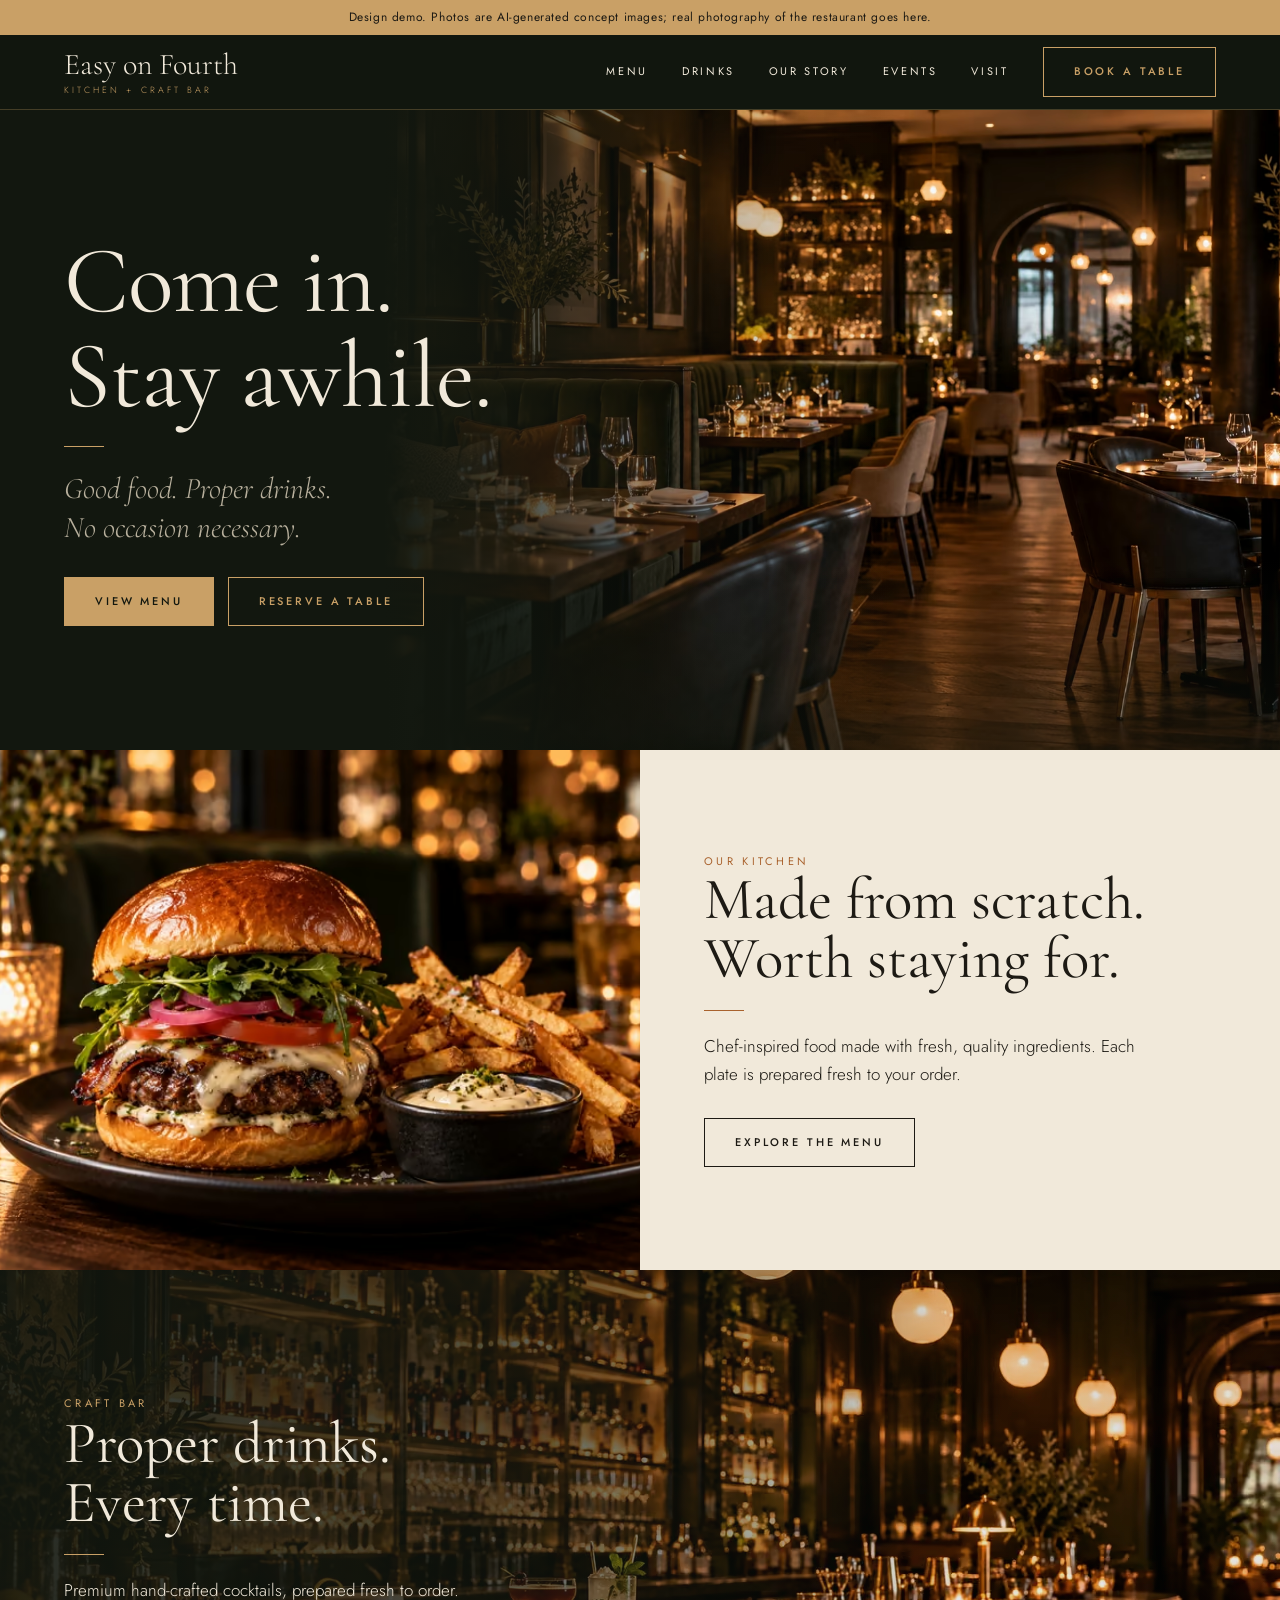
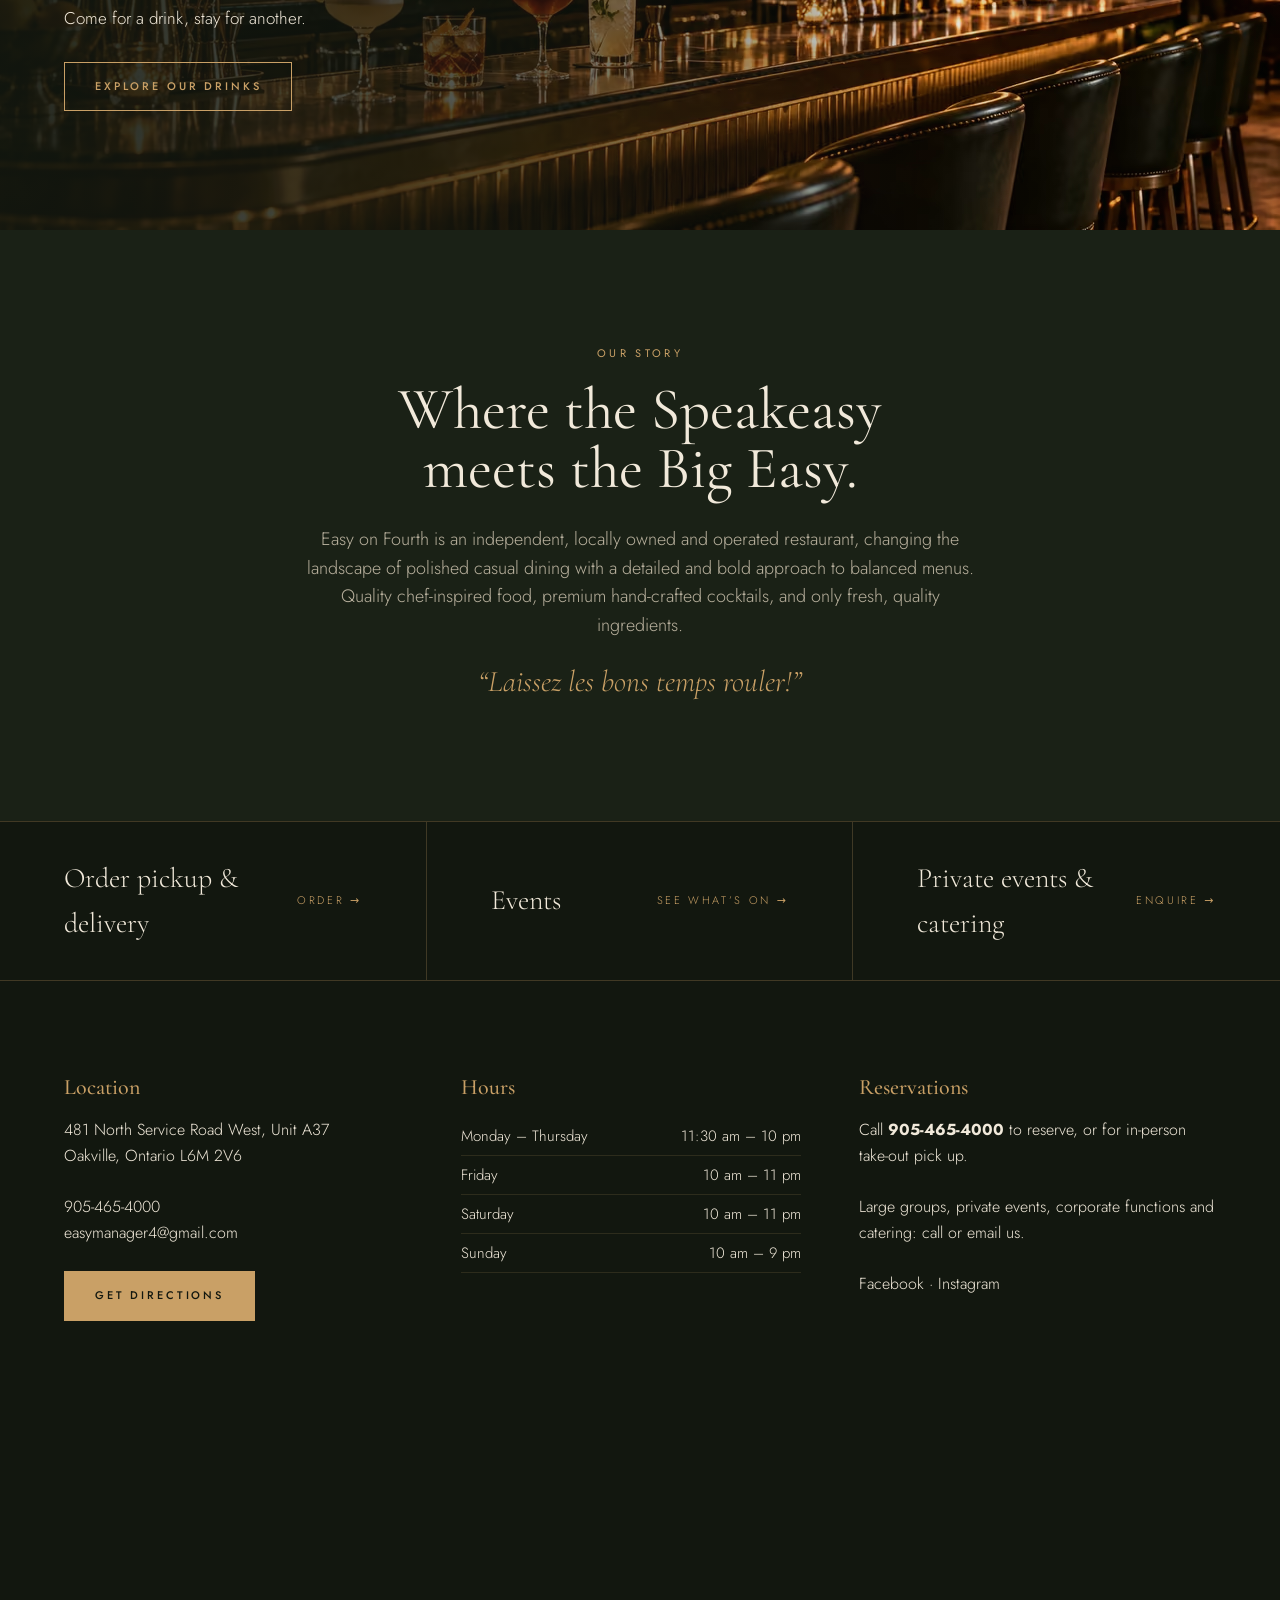
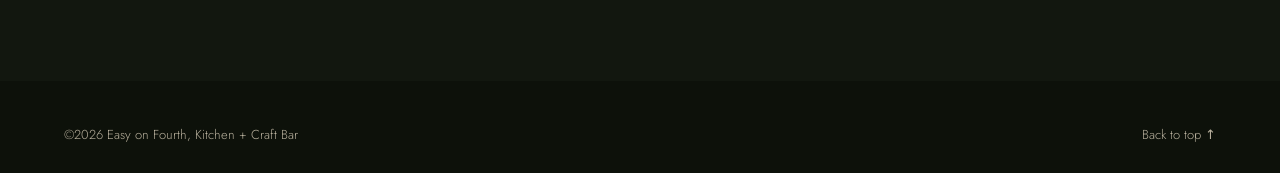
<file: public/index.html>
<!doctype html>
<html lang='en-CA'>
<head>
<meta charset='utf-8'>
<meta name='viewport' content='width=device-width, initial-scale=1'>
<title>Easy on Fourth | Kitchen + Craft Bar | Oakville</title>
<meta name='description' content='Where the Speakeasy meets the Big Easy. Chef-inspired food and hand-crafted cocktails at Easy on Fourth, Kitchen + Craft Bar in Oakville.'>
<link rel='preload' as='image' type='image/avif' imagesrcset='images/dining-640.avif 640w, images/dining-960.avif 960w, images/dining-1280.avif 1280w, images/dining-1672.avif 1672w' imagesizes='(min-width:861px) max(72vw, 1300px), 100vw' media='(min-width:861px)' fetchpriority='high'>
<link rel='icon' href='https://www.easyonfourth.ca/wp-content/uploads/2022/03/favicon.png'>
<link rel='preconnect' href='https://fonts.googleapis.com'>
<link rel='preconnect' href='https://fonts.gstatic.com' crossorigin>
<link href='https://fonts.googleapis.com/css2?family=Cormorant+Garamond:wght@400;500;600&family=Jost:wght@300;400;500&display=swap' rel='stylesheet'>
<link rel='stylesheet' href='styles.css'>
</head>
<body>
<div class='demo'>Design demo. Photos are AI-generated concept images; real photography of the restaurant goes here.</div>
<header>
 <div class='nav'>
  <a class='brand' href='index.html'>Easy on Fourth<small>KITCHEN + CRAFT BAR</small></a>
  <button class='burger' id='burger' aria-label='Menu'>☰</button>
  <nav class='links' id='links'>
   <a class='l' href='menu.html'>Menu</a>
   <a class='l' href='drinks.html'>Drinks</a>
   <a class='l' href='story.html'>Our Story</a>
   <a class='l' href='events.html'>Events</a>
   <a class='l' href='visit.html'>Visit</a>
   <a class='btn line' href='visit.html#reserve'>Book a table</a>
  </nav>
 </div>
</header>

<main id='top'>
 <section class='hero'>
  <div class='l'>
   <h1>Come in.<br>Stay awhile.</h1>
   <div class='rule'></div>
   <p>Good food. Proper drinks.<br>No occasion necessary.</p>
   <div class='ctas'><a class='btn fill' href='menu.html'>View menu</a><a class='btn line' href='visit.html#reserve'>Reserve a table</a></div>
  </div>
  <div class='ph'><picture><source media='(max-width:480px)' type='image/avif' srcset='images/dining-m-640.avif 640w, images/dining-m-960.avif 960w, images/dining-m-1255.avif 1255w' sizes='100vw' width='1255' height='941'><source media='(max-width:480px)' type='image/webp' srcset='images/dining-m-640.webp 640w, images/dining-m-960.webp 960w, images/dining-m-1255.webp 1255w' sizes='100vw' width='1255' height='941'><source type='image/avif' srcset='images/dining-640.avif 640w, images/dining-960.avif 960w, images/dining-1280.avif 1280w, images/dining-1672.avif 1672w' sizes='(min-width:861px) max(72vw, 1300px), 100vw'><source type='image/webp' srcset='images/dining-640.webp 640w, images/dining-960.webp 960w, images/dining-1280.webp 1280w, images/dining-1672.webp 1672w' sizes='(min-width:861px) max(72vw, 1300px), 100vw'><img src='images/dining-1672.webp' srcset='images/dining-640.webp 640w, images/dining-960.webp 960w, images/dining-1280.webp 1280w, images/dining-1672.webp 1672w' sizes='(min-width:861px) max(72vw, 1300px), 100vw' width='1672' height='941' alt='The warmly lit dining room with green velvet banquettes' fetchpriority='high' decoding='async'></picture></div>
 </section>

 <section class='split cream'>
  <div class='ph'><picture><source type='image/avif' srcset='images/dish-640.avif 640w, images/dish-960.avif 960w, images/dish-1448.avif 1448w' sizes='(min-width:861px) 50vw, 100vw'><source type='image/webp' srcset='images/dish-640.webp 640w, images/dish-960.webp 960w, images/dish-1448.webp 1448w' sizes='(min-width:861px) 50vw, 100vw'><img src='images/dish-1448.webp' srcset='images/dish-640.webp 640w, images/dish-960.webp 960w, images/dish-1448.webp 1448w' sizes='(min-width:861px) 50vw, 100vw' width='1448' height='1086' alt='A burger on brioche with fries and aioli' loading='lazy' decoding='async'></picture></div>
  <div class='txt'>
   <span class='eb'>Our Kitchen</span>
   <h2>Made from scratch.<br>Worth staying for.</h2>
   <div class='rule'></div>
   <p>Chef-inspired food made with fresh, quality ingredients. Each plate is prepared fresh to your order.</p>
   <a class='btn dark' href='menu.html'>Explore the menu</a>
  </div>
 </section>

 <section class='bar'>
  <div class='ph'><picture><source media='(max-width:480px)' type='image/avif' srcset='images/bar-m-480.avif 480w, images/bar-m-655.avif 655w' sizes='100vw' width='655' height='941'><source media='(max-width:480px)' type='image/webp' srcset='images/bar-m-480.webp 480w, images/bar-m-655.webp 655w' sizes='100vw' width='655' height='941'><source type='image/avif' srcset='images/bar-960.avif 960w, images/bar-1280.avif 1280w, images/bar-1672.avif 1672w' sizes='100vw'><source type='image/webp' srcset='images/bar-960.webp 960w, images/bar-1280.webp 1280w, images/bar-1672.webp 1672w' sizes='100vw'><img src='images/bar-1672.webp' srcset='images/bar-960.webp 960w, images/bar-1280.webp 1280w, images/bar-1672.webp 1672w' sizes='100vw' width='1672' height='941' alt='The brass and marble bar with hand-crafted cocktails' loading='lazy' decoding='async'></picture></div>
  <div class='txt'>
   <span class='eb'>Craft Bar</span>
   <h2>Proper drinks.<br>Every time.</h2>
   <div class='rule'></div>
   <p>Premium hand-crafted cocktails, prepared fresh to order. Come for a drink, stay for another.</p>
   <a class='btn line' href='drinks.html'>Explore our drinks</a>
  </div>
 </section>

 <section class='story' id='story'>
  <span class='eb'>Our Story</span>
  <h2>Where the Speakeasy<br>meets the Big Easy.</h2>
  <p>Easy on Fourth is an independent, locally owned and operated restaurant, changing the landscape of polished casual dining with a detailed and bold approach to balanced menus. Quality chef-inspired food, premium hand-crafted cocktails, and only fresh, quality ingredients.</p>
  <p class='fr'>“Laissez les bons temps rouler!”</p>
 </section>

 <section class='strip'>
  <a href='order.html'>Order pickup &amp; delivery <span>Order →</span></a>
  <a href='events.html'>Events <span>See what’s on →</span></a>
  <a href='private-events.html'>Private events &amp; catering <span>Enquire →</span></a>
 </section>

 <section class='visit' id='visit'>
  <div><h3>Location</h3><p>481 North Service Road West, Unit A37<br>Oakville, Ontario L6M 2V6</p><br><p><a href='tel:+19054654000'>905-465-4000</a><br><a href='mailto:easymanager4@gmail.com'>easymanager4@gmail.com</a></p><br><div class='ctas'><a class='btn fill' target='_blank' rel='noopener' href='https://www.google.com/maps/dir/?api=1&destination=481+North+Service+Road+West+Unit+A37+Oakville+ON+L6M+2V6'>Get directions</a></div></div>
  <div><h3>Hours</h3><ul>
   <li><span>Monday – Thursday</span><span>11:30 am – 10 pm</span></li>
   <li><span>Friday</span><span>10 am – 11 pm</span></li>
   <li><span>Saturday</span><span>10 am – 11 pm</span></li>
   <li><span>Sunday</span><span>10 am – 9 pm</span></li>
  </ul></div>
  <div><h3>Reservations</h3><p>Call <a href='tel:+19054654000'><b>905-465-4000</b></a> to reserve, or for in-person take-out pick up.</p><br><p>Large groups, private events, corporate functions and catering: call or email us.</p><br><p><a href='https://www.facebook.com/easyonfourth'>Facebook</a> · <a href='https://www.instagram.com/easy_on_fourth/'>Instagram</a></p></div>
  <div class='map'><iframe title='Map' loading='lazy' src='https://maps.google.com/maps?q=481%20North%20Service%20Road%20West%20Oakville%20ON&z=14&output=embed'></iframe></div>
 </section>
</main>

<footer><div class='fr2'><span>©2026 Easy on Fourth, Kitchen + Craft Bar</span><a href='#top'>Back to top ↑</a></div></footer>

<script src='site.js'></script>
</body>
</html>
</file>
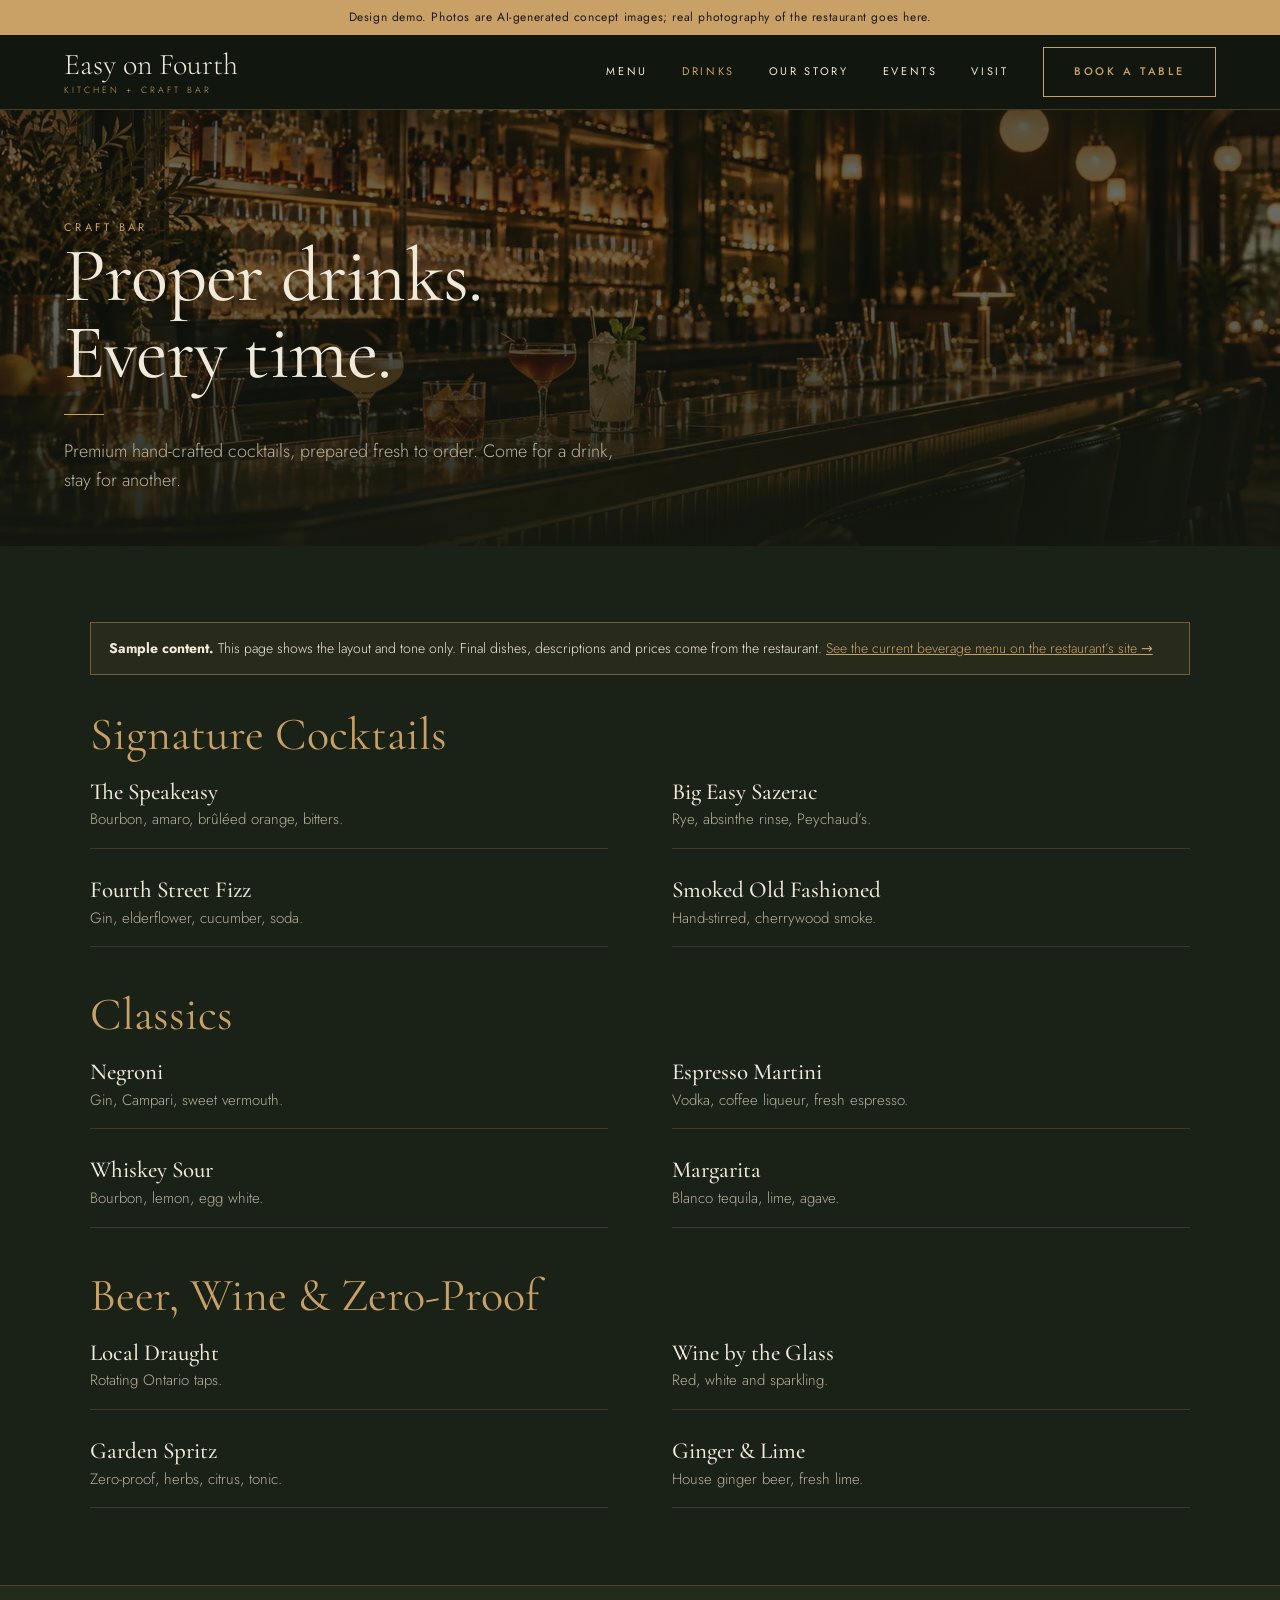
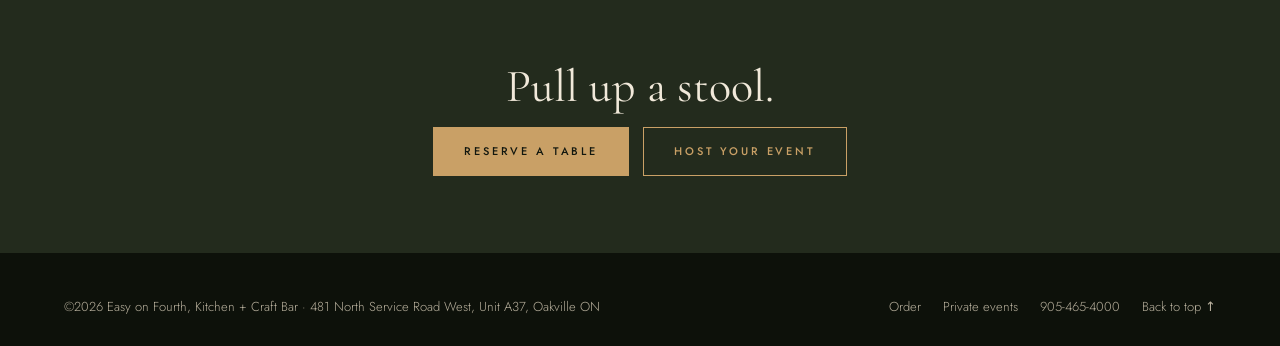
<file: public/drinks.html>
<!doctype html>
<html lang='en-CA'>
<head>
<meta charset='utf-8'>
<meta name='viewport' content='width=device-width, initial-scale=1'>
<title>Drinks | Easy on Fourth</title>
<meta name='description' content='Premium hand-crafted cocktails prepared fresh to order at Easy on Fourth in Oakville.'>
<link rel='icon' href='https://www.easyonfourth.ca/wp-content/uploads/2022/03/favicon.png'>
<link rel='preconnect' href='https://fonts.googleapis.com'>
<link rel='preconnect' href='https://fonts.gstatic.com' crossorigin>
<link href='https://fonts.googleapis.com/css2?family=Cormorant+Garamond:wght@400;500;600&family=Jost:wght@300;400;500&display=swap' rel='stylesheet'>
<link rel='stylesheet' href='styles.css'>
</head>
<body>
<div class='demo'>Design demo. Photos are AI-generated concept images; real photography of the restaurant goes here.</div>
<header>
 <div class='nav'>
  <a class='brand' href='index.html'>Easy on Fourth<small>KITCHEN + CRAFT BAR</small></a>
  <button class='burger' id='burger' aria-label='Menu'>☰</button>
  <nav class='links' id='links'>
   <a class='l' href='menu.html'>Menu</a><a class='l' href='drinks.html' aria-current="page">Drinks</a><a class='l' href='story.html'>Our Story</a><a class='l' href='events.html'>Events</a><a class='l' href='visit.html'>Visit</a>
   <a class='btn line' href='visit.html#reserve'>Book a table</a>
  </nav>
 </div>
</header>
<main id='top'>
<section class='phero'>
 <div class='ph'><picture><source type='image/avif' srcset='images/bar-960.avif 960w, images/bar-1280.avif 1280w, images/bar-1672.avif 1672w' sizes='max(100vw, 600px)'><source type='image/webp' srcset='images/bar-960.webp 960w, images/bar-1280.webp 1280w, images/bar-1672.webp 1672w' sizes='max(100vw, 600px)'><img src='images/bar-1672.webp' srcset='images/bar-960.webp 960w, images/bar-1280.webp 1280w, images/bar-1672.webp 1672w' sizes='max(100vw, 600px)' width='1672' height='941' alt='The brass and marble bar with hand-crafted cocktails' style='object-position:50% 60%' fetchpriority='high' decoding='async'></picture></div>
 <div class='txt'><span class='eb'>Craft Bar</span><h1>Proper drinks.<br>Every time.</h1><div class='rule'></div><p>Premium hand-crafted cocktails, prepared fresh to order. Come for a drink, stay for another.</p></div>
</section>
<section class='sec alt'><div class='wrap'><div class='note'><b>Sample content.</b> This page shows the layout and tone only. Final dishes, descriptions and prices come from the restaurant. <a href='https://www.easyonfourth.ca/beverage-menu/' target='_blank' rel='noopener' style='color:var(--brass);text-decoration:underline'>See the current beverage menu on the restaurant’s site →</a></div><h2 class='cat'>Signature Cocktails</h2><div class='menu'><div class='item'><b>The Speakeasy</b><span>Bourbon, amaro, brûléed orange, bitters.</span></div><div class='item'><b>Big Easy Sazerac</b><span>Rye, absinthe rinse, Peychaud’s.</span></div><div class='item'><b>Fourth Street Fizz</b><span>Gin, elderflower, cucumber, soda.</span></div><div class='item'><b>Smoked Old Fashioned</b><span>Hand-stirred, cherrywood smoke.</span></div></div><h2 class='cat'>Classics</h2><div class='menu'><div class='item'><b>Negroni</b><span>Gin, Campari, sweet vermouth.</span></div><div class='item'><b>Espresso Martini</b><span>Vodka, coffee liqueur, fresh espresso.</span></div><div class='item'><b>Whiskey Sour</b><span>Bourbon, lemon, egg white.</span></div><div class='item'><b>Margarita</b><span>Blanco tequila, lime, agave.</span></div></div><h2 class='cat'>Beer, Wine & Zero-Proof</h2><div class='menu'><div class='item'><b>Local Draught</b><span>Rotating Ontario taps.</span></div><div class='item'><b>Wine by the Glass</b><span>Red, white and sparkling.</span></div><div class='item'><b>Garden Spritz</b><span>Zero-proof, herbs, citrus, tonic.</span></div><div class='item'><b>Ginger & Lime</b><span>House ginger beer, fresh lime.</span></div></div></div></section><section class='band'><h2>Pull up a stool.</h2><div class='ctas'><a class='btn fill' href='visit.html#reserve'>Reserve a table</a><a class='btn line' href='private-events.html'>Host your event</a></div></section></main><footer><div class='fr2'><span>©2026 Easy on Fourth, Kitchen + Craft Bar · 481 North Service Road West, Unit A37, Oakville ON</span><div class='fl'><a href='order.html'>Order</a><a href='private-events.html'>Private events</a><a href='tel:+19054654000'>905-465-4000</a><a href='#top'>Back to top ↑</a></div></div></footer>
<script src='site.js'></script>
</body>
</html>
</file>
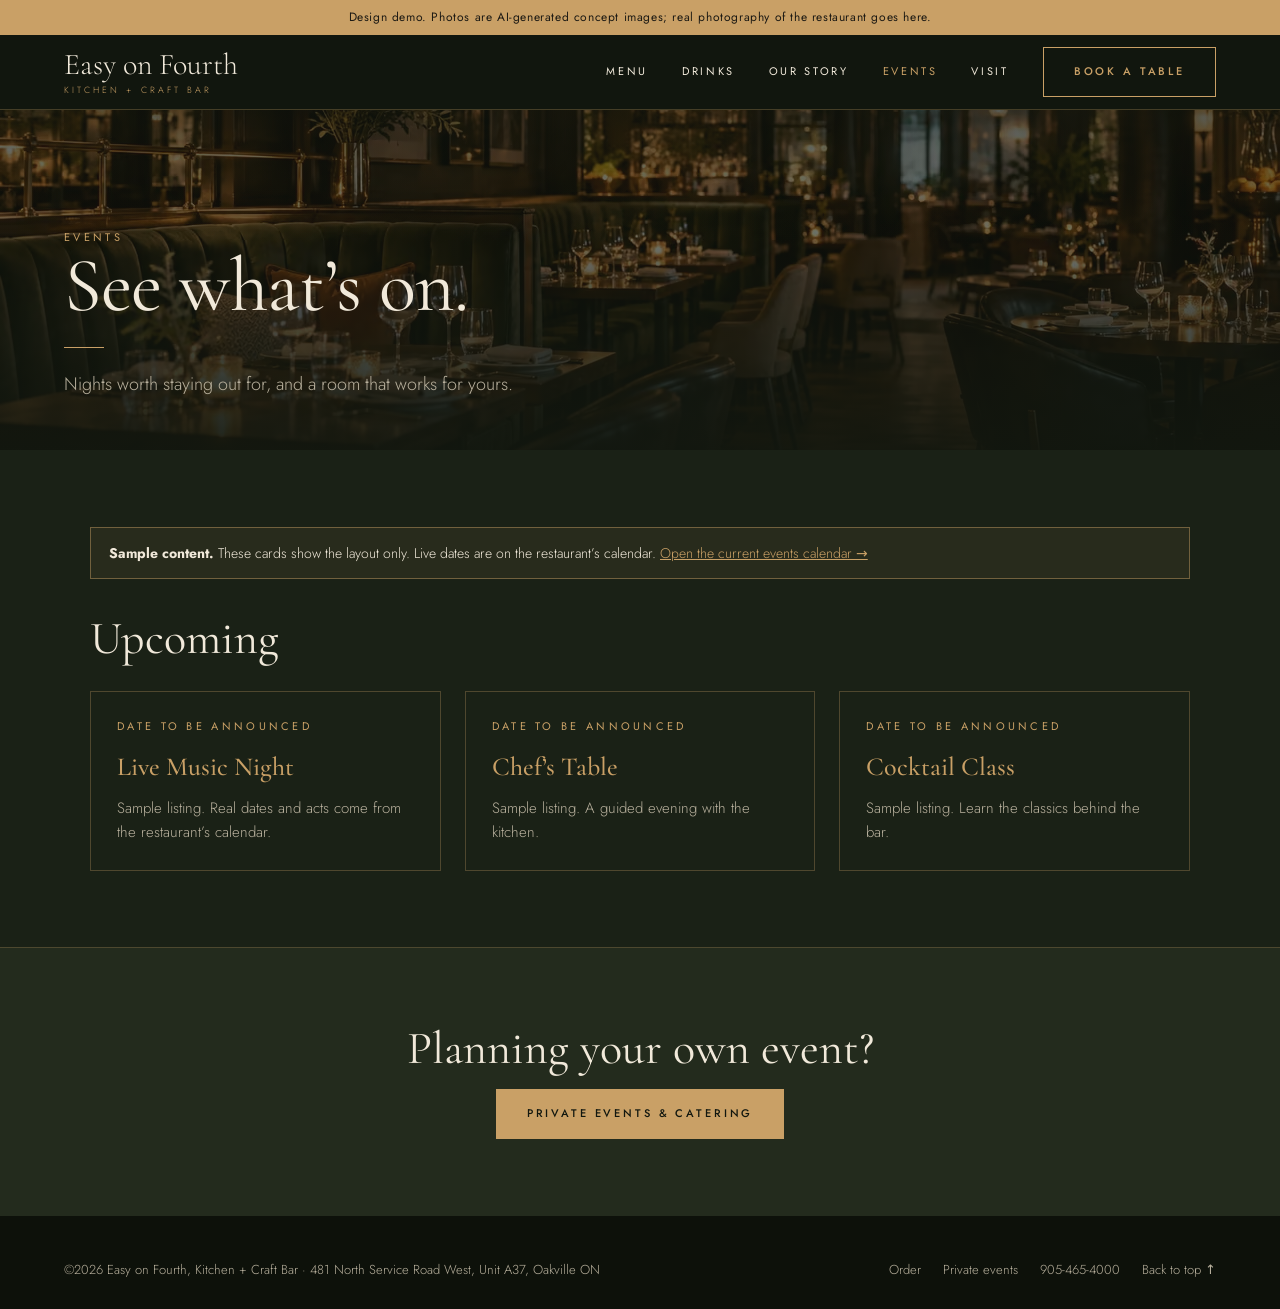
<file: public/events.html>
<!doctype html>
<html lang='en-CA'>
<head>
<meta charset='utf-8'>
<meta name='viewport' content='width=device-width, initial-scale=1'>
<title>Events | Easy on Fourth</title>
<meta name='description' content='What is on at Easy on Fourth, Kitchen + Craft Bar in Oakville.'>
<link rel='icon' href='https://www.easyonfourth.ca/wp-content/uploads/2022/03/favicon.png'>
<link rel='preconnect' href='https://fonts.googleapis.com'>
<link rel='preconnect' href='https://fonts.gstatic.com' crossorigin>
<link href='https://fonts.googleapis.com/css2?family=Cormorant+Garamond:wght@400;500;600&family=Jost:wght@300;400;500&display=swap' rel='stylesheet'>
<link rel='stylesheet' href='styles.css'>
</head>
<body>
<div class='demo'>Design demo. Photos are AI-generated concept images; real photography of the restaurant goes here.</div>
<header>
 <div class='nav'>
  <a class='brand' href='index.html'>Easy on Fourth<small>KITCHEN + CRAFT BAR</small></a>
  <button class='burger' id='burger' aria-label='Menu'>☰</button>
  <nav class='links' id='links'>
   <a class='l' href='menu.html'>Menu</a><a class='l' href='drinks.html'>Drinks</a><a class='l' href='story.html'>Our Story</a><a class='l' href='events.html' aria-current="page">Events</a><a class='l' href='visit.html'>Visit</a>
   <a class='btn line' href='visit.html#reserve'>Book a table</a>
  </nav>
 </div>
</header>
<main id='top'>
<section class='phero'>
 <div class='ph'><picture><source type='image/avif' srcset='images/dining-640.avif 640w, images/dining-960.avif 960w, images/dining-1280.avif 1280w, images/dining-1672.avif 1672w' sizes='max(100vw, 600px)'><source type='image/webp' srcset='images/dining-640.webp 640w, images/dining-960.webp 960w, images/dining-1280.webp 1280w, images/dining-1672.webp 1672w' sizes='max(100vw, 600px)'><img src='images/dining-1672.webp' srcset='images/dining-640.webp 640w, images/dining-960.webp 960w, images/dining-1280.webp 1280w, images/dining-1672.webp 1672w' sizes='max(100vw, 600px)' width='1672' height='941' alt='The warmly lit dining room with green velvet banquettes' style='object-position:65% 50%' fetchpriority='high' decoding='async'></picture></div>
 <div class='txt'><span class='eb'>Events</span><h1>See what’s on.</h1><div class='rule'></div><p>Nights worth staying out for, and a room that works for yours.</p></div>
</section>
<section class='sec alt'><div class='wrap'>
<div class='note'><b>Sample content.</b> These cards show the layout only. Live dates are on the restaurant’s calendar. <a href='https://www.easyonfourth.ca/events-calendar/' target='_blank' rel='noopener' style='color:var(--brass);text-decoration:underline'>Open the current events calendar →</a></div>
<h2>Upcoming</h2><div class='cards'><div class='card'><span class='eb'>Date to be announced</span><h3>Live Music Night</h3><p>Sample listing. Real dates and acts come from the restaurant’s calendar.</p></div><div class='card'><span class='eb'>Date to be announced</span><h3>Chef’s Table</h3><p>Sample listing. A guided evening with the kitchen.</p></div><div class='card'><span class='eb'>Date to be announced</span><h3>Cocktail Class</h3><p>Sample listing. Learn the classics behind the bar.</p></div></div></div></section><section class='band'><h2>Planning your own event?</h2><div class='ctas'><a class='btn fill' href='private-events.html'>Private events &amp; catering</a></div></section></main><footer><div class='fr2'><span>©2026 Easy on Fourth, Kitchen + Craft Bar · 481 North Service Road West, Unit A37, Oakville ON</span><div class='fl'><a href='order.html'>Order</a><a href='private-events.html'>Private events</a><a href='tel:+19054654000'>905-465-4000</a><a href='#top'>Back to top ↑</a></div></div></footer>
<script src='site.js'></script>
</body>
</html>
</file>
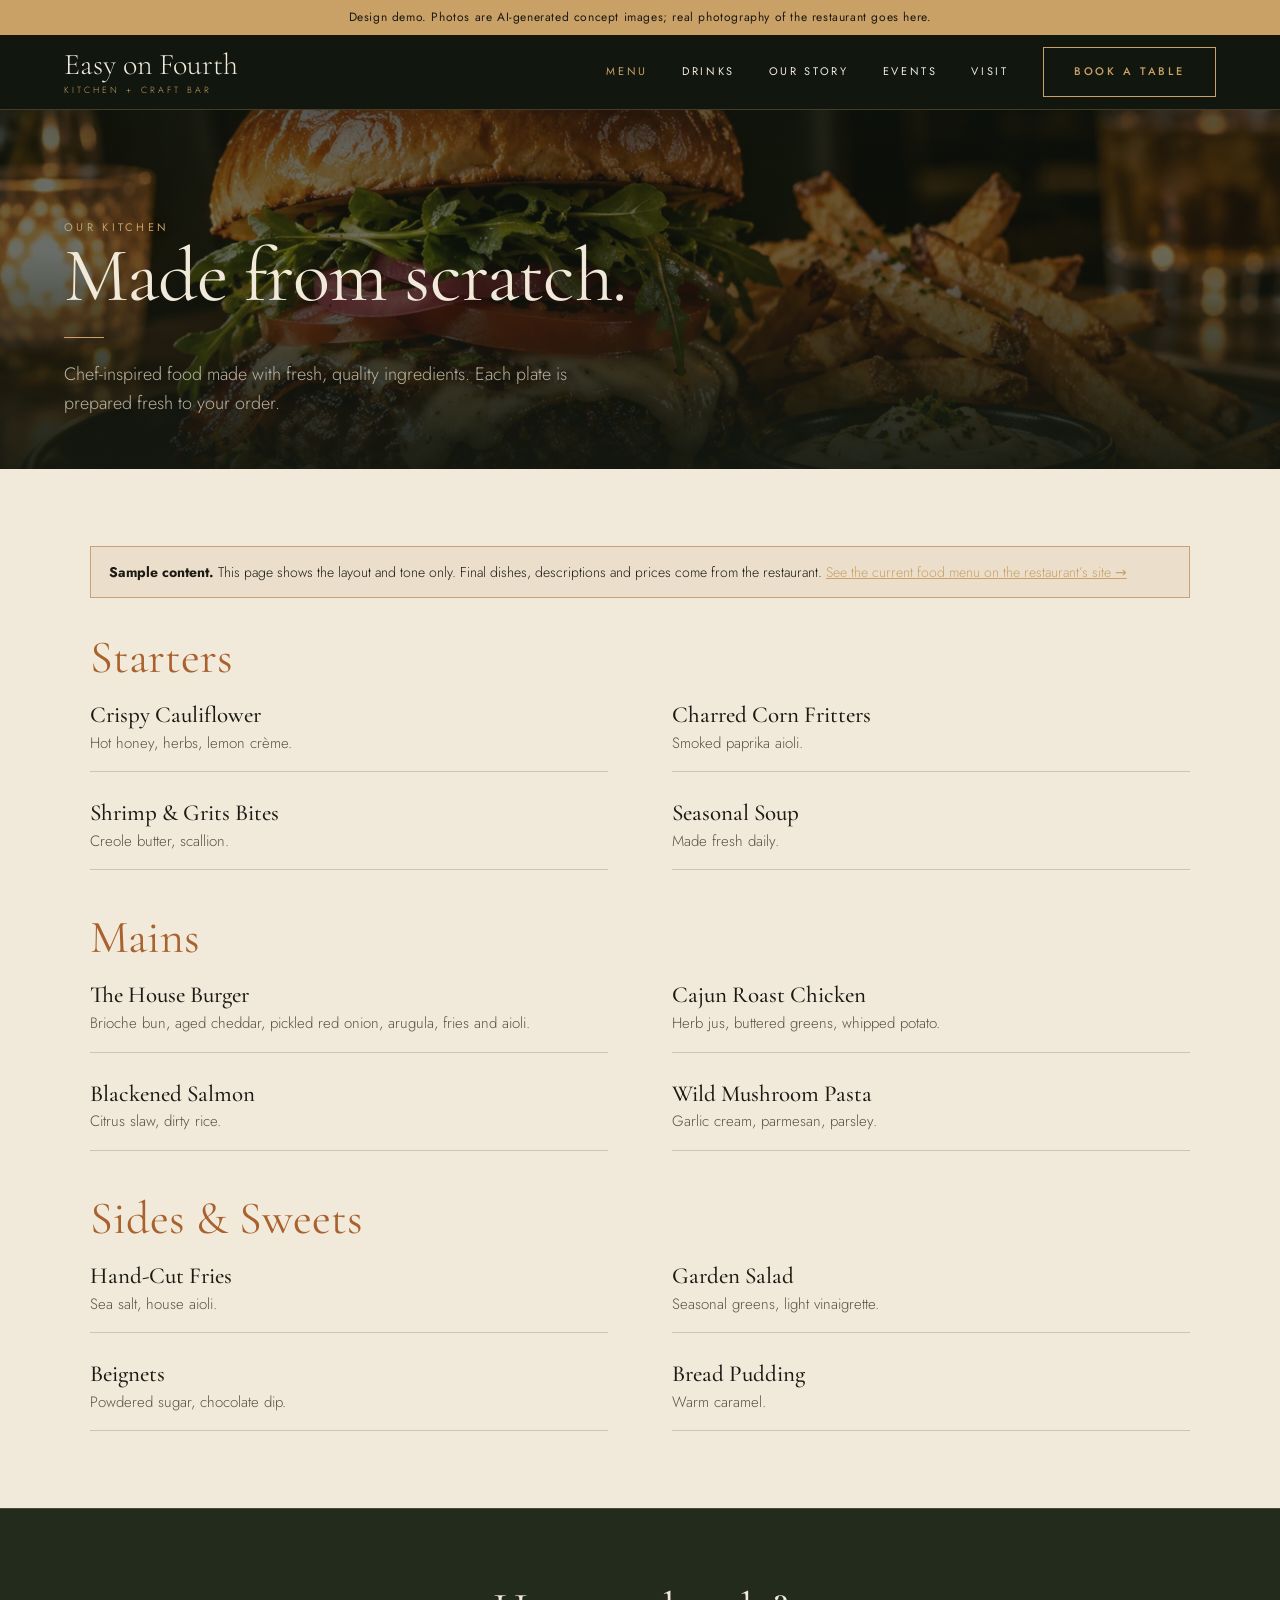
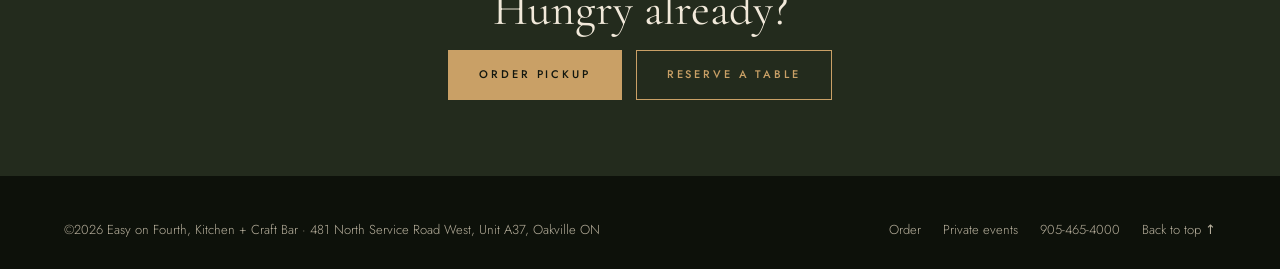
<file: public/menu.html>
<!doctype html>
<html lang='en-CA'>
<head>
<meta charset='utf-8'>
<meta name='viewport' content='width=device-width, initial-scale=1'>
<title>Menu | Easy on Fourth</title>
<meta name='description' content='Chef-inspired food made fresh to order at Easy on Fourth, Kitchen + Craft Bar in Oakville.'>
<link rel='icon' href='https://www.easyonfourth.ca/wp-content/uploads/2022/03/favicon.png'>
<link rel='preconnect' href='https://fonts.googleapis.com'>
<link rel='preconnect' href='https://fonts.gstatic.com' crossorigin>
<link href='https://fonts.googleapis.com/css2?family=Cormorant+Garamond:wght@400;500;600&family=Jost:wght@300;400;500&display=swap' rel='stylesheet'>
<link rel='stylesheet' href='styles.css'>
</head>
<body>
<div class='demo'>Design demo. Photos are AI-generated concept images; real photography of the restaurant goes here.</div>
<header>
 <div class='nav'>
  <a class='brand' href='index.html'>Easy on Fourth<small>KITCHEN + CRAFT BAR</small></a>
  <button class='burger' id='burger' aria-label='Menu'>☰</button>
  <nav class='links' id='links'>
   <a class='l' href='menu.html' aria-current="page">Menu</a><a class='l' href='drinks.html'>Drinks</a><a class='l' href='story.html'>Our Story</a><a class='l' href='events.html'>Events</a><a class='l' href='visit.html'>Visit</a>
   <a class='btn line' href='visit.html#reserve'>Book a table</a>
  </nav>
 </div>
</header>
<main id='top'>
<section class='phero'>
 <div class='ph'><picture><source type='image/avif' srcset='images/dish-640.avif 640w, images/dish-960.avif 960w, images/dish-1448.avif 1448w' sizes='max(100vw, 600px)'><source type='image/webp' srcset='images/dish-640.webp 640w, images/dish-960.webp 960w, images/dish-1448.webp 1448w' sizes='max(100vw, 600px)'><img src='images/dish-1448.webp' srcset='images/dish-640.webp 640w, images/dish-960.webp 960w, images/dish-1448.webp 1448w' sizes='max(100vw, 600px)' width='1448' height='1086' alt='A burger on brioche with fries and aioli' style='object-position:40% 50%' fetchpriority='high' decoding='async'></picture></div>
 <div class='txt'><span class='eb'>Our Kitchen</span><h1>Made from scratch.</h1><div class='rule'></div><p>Chef-inspired food made with fresh, quality ingredients. Each plate is prepared fresh to your order.</p></div>
</section>
<section class='sec cr'><div class='wrap'><div class='note'><b>Sample content.</b> This page shows the layout and tone only. Final dishes, descriptions and prices come from the restaurant. <a href='https://www.easyonfourth.ca/quality-food-menu/' target='_blank' rel='noopener' style='color:var(--brass);text-decoration:underline'>See the current food menu on the restaurant’s site →</a></div><h2 class='cat'>Starters</h2><div class='menu'><div class='item'><b>Crispy Cauliflower</b><span>Hot honey, herbs, lemon crème.</span></div><div class='item'><b>Charred Corn Fritters</b><span>Smoked paprika aioli.</span></div><div class='item'><b>Shrimp & Grits Bites</b><span>Creole butter, scallion.</span></div><div class='item'><b>Seasonal Soup</b><span>Made fresh daily.</span></div></div><h2 class='cat'>Mains</h2><div class='menu'><div class='item'><b>The House Burger</b><span>Brioche bun, aged cheddar, pickled red onion, arugula, fries and aioli.</span></div><div class='item'><b>Cajun Roast Chicken</b><span>Herb jus, buttered greens, whipped potato.</span></div><div class='item'><b>Blackened Salmon</b><span>Citrus slaw, dirty rice.</span></div><div class='item'><b>Wild Mushroom Pasta</b><span>Garlic cream, parmesan, parsley.</span></div></div><h2 class='cat'>Sides & Sweets</h2><div class='menu'><div class='item'><b>Hand-Cut Fries</b><span>Sea salt, house aioli.</span></div><div class='item'><b>Garden Salad</b><span>Seasonal greens, light vinaigrette.</span></div><div class='item'><b>Beignets</b><span>Powdered sugar, chocolate dip.</span></div><div class='item'><b>Bread Pudding</b><span>Warm caramel.</span></div></div></div></section><section class='band'><h2>Hungry already?</h2><div class='ctas'><a class='btn fill' href='order.html'>Order pickup</a><a class='btn line' href='visit.html#reserve'>Reserve a table</a></div></section></main><footer><div class='fr2'><span>©2026 Easy on Fourth, Kitchen + Craft Bar · 481 North Service Road West, Unit A37, Oakville ON</span><div class='fl'><a href='order.html'>Order</a><a href='private-events.html'>Private events</a><a href='tel:+19054654000'>905-465-4000</a><a href='#top'>Back to top ↑</a></div></div></footer>
<script src='site.js'></script>
</body>
</html>
</file>
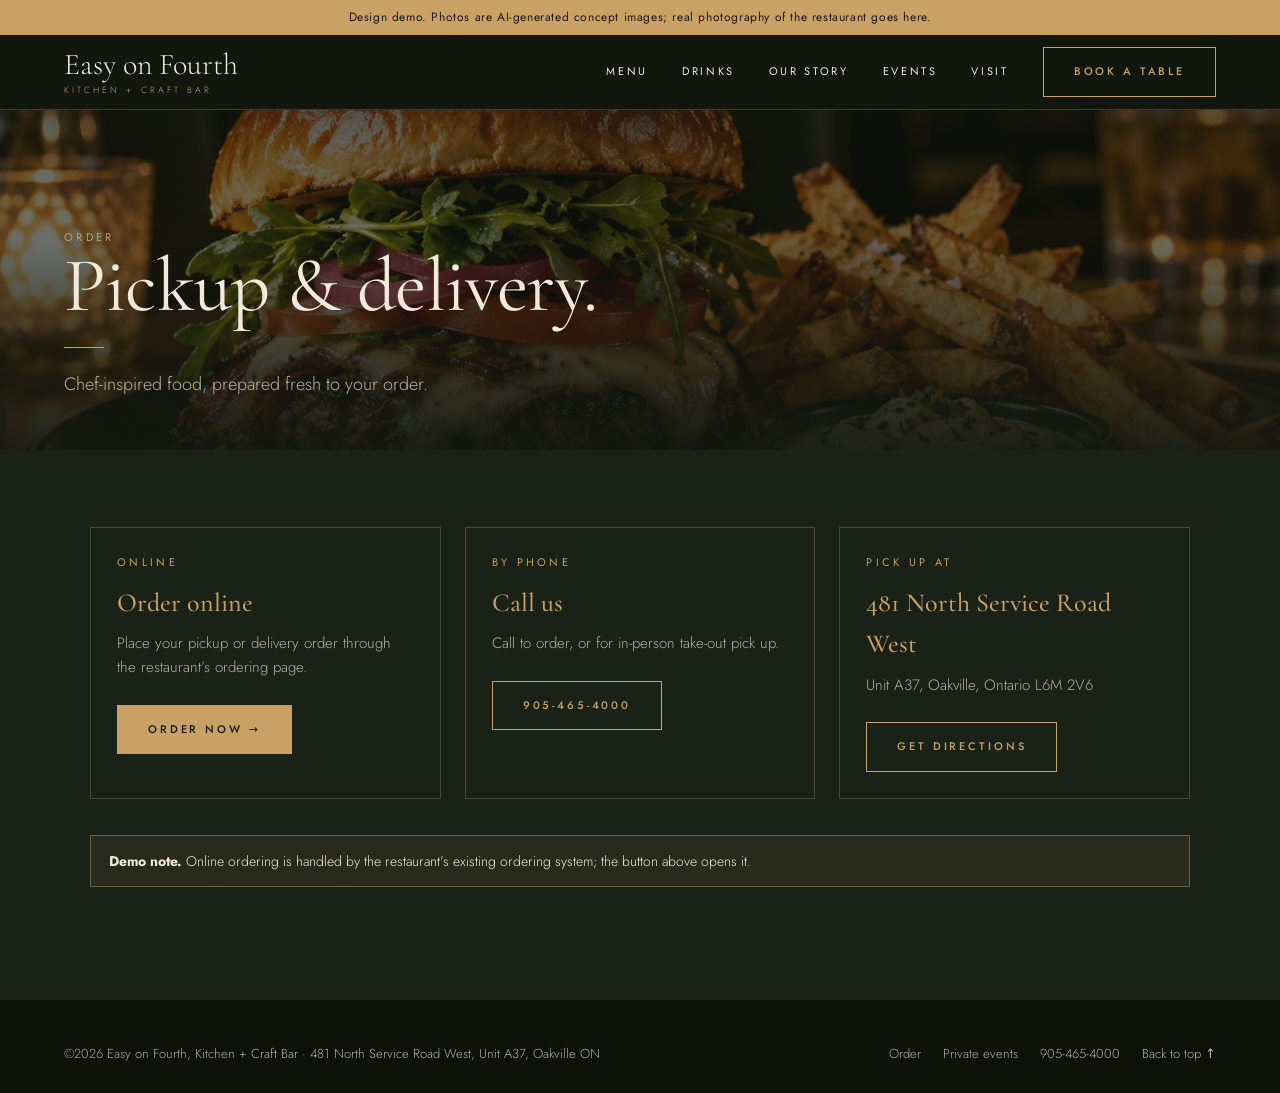
<file: public/order.html>
<!doctype html>
<html lang='en-CA'>
<head>
<meta charset='utf-8'>
<meta name='viewport' content='width=device-width, initial-scale=1'>
<title>Order Pickup & Delivery | Easy on Fourth</title>
<meta name='description' content='Order from Easy on Fourth for pickup and delivery in Oakville.'>
<link rel='icon' href='https://www.easyonfourth.ca/wp-content/uploads/2022/03/favicon.png'>
<link rel='preconnect' href='https://fonts.googleapis.com'>
<link rel='preconnect' href='https://fonts.gstatic.com' crossorigin>
<link href='https://fonts.googleapis.com/css2?family=Cormorant+Garamond:wght@400;500;600&family=Jost:wght@300;400;500&display=swap' rel='stylesheet'>
<link rel='stylesheet' href='styles.css'>
</head>
<body>
<div class='demo'>Design demo. Photos are AI-generated concept images; real photography of the restaurant goes here.</div>
<header>
 <div class='nav'>
  <a class='brand' href='index.html'>Easy on Fourth<small>KITCHEN + CRAFT BAR</small></a>
  <button class='burger' id='burger' aria-label='Menu'>☰</button>
  <nav class='links' id='links'>
   <a class='l' href='menu.html'>Menu</a><a class='l' href='drinks.html'>Drinks</a><a class='l' href='story.html'>Our Story</a><a class='l' href='events.html'>Events</a><a class='l' href='visit.html'>Visit</a>
   <a class='btn line' href='visit.html#reserve'>Book a table</a>
  </nav>
 </div>
</header>
<main id='top'>
<section class='phero'>
 <div class='ph'><picture><source type='image/avif' srcset='images/dish-640.avif 640w, images/dish-960.avif 960w, images/dish-1448.avif 1448w' sizes='max(100vw, 600px)'><source type='image/webp' srcset='images/dish-640.webp 640w, images/dish-960.webp 960w, images/dish-1448.webp 1448w' sizes='max(100vw, 600px)'><img src='images/dish-1448.webp' srcset='images/dish-640.webp 640w, images/dish-960.webp 960w, images/dish-1448.webp 1448w' sizes='max(100vw, 600px)' width='1448' height='1086' alt='A burger on brioche with fries and aioli' style='object-position:40% 50%' fetchpriority='high' decoding='async'></picture></div>
 <div class='txt'><span class='eb'>Order</span><h1>Pickup &amp; delivery.</h1><div class='rule'></div><p>Chef-inspired food, prepared fresh to your order.</p></div>
</section>
<section class='sec alt'><div class='wrap'>
<div class='cards' style='margin-top:0'>
<div class='card'><span class='eb'>Online</span><h3>Order online</h3><p>Place your pickup or delivery order through the restaurant’s ordering page.</p><br><a class='btn fill' href='https://www.easyonfourth.ca/order/' target='_blank' rel='noopener'>Order now →</a></div>
<div class='card'><span class='eb'>By phone</span><h3>Call us</h3><p>Call to order, or for in-person take-out pick up.</p><br><a class='btn line' href='tel:+19054654000'>905-465-4000</a></div>
<div class='card'><span class='eb'>Pick up at</span><h3>481 North Service Road West</h3><p>Unit A37, Oakville, Ontario L6M 2V6</p><br><a class='btn line' target='_blank' rel='noopener' href='https://www.google.com/maps/dir/?api=1&destination=481+North+Service+Road+West+Unit+A37+Oakville+ON+L6M+2V6'>Get directions</a></div>
</div>
<div class='note' style='margin-top:36px'><b>Demo note.</b> Online ordering is handled by the restaurant’s existing ordering system; the button above opens it.</div>
</div></section></main><footer><div class='fr2'><span>©2026 Easy on Fourth, Kitchen + Craft Bar · 481 North Service Road West, Unit A37, Oakville ON</span><div class='fl'><a href='order.html'>Order</a><a href='private-events.html'>Private events</a><a href='tel:+19054654000'>905-465-4000</a><a href='#top'>Back to top ↑</a></div></div></footer>
<script src='site.js'></script>
</body>
</html>
</file>
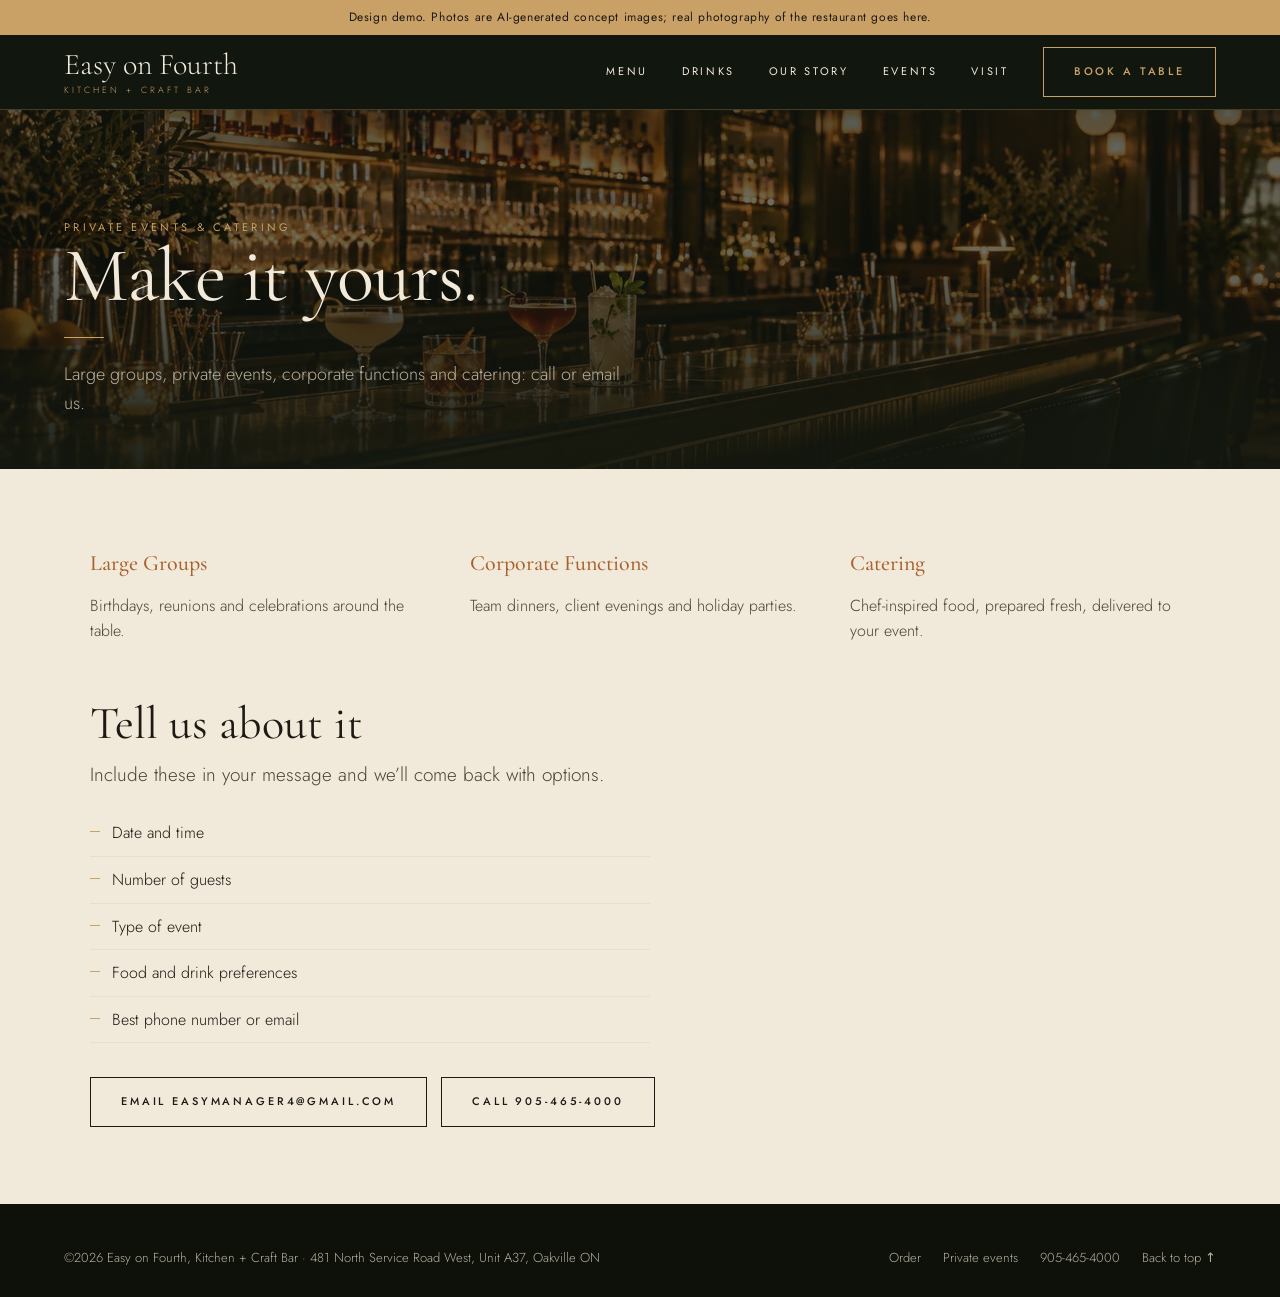
<file: public/private-events.html>
<!doctype html>
<html lang='en-CA'>
<head>
<meta charset='utf-8'>
<meta name='viewport' content='width=device-width, initial-scale=1'>
<title>Private Events & Catering | Easy on Fourth</title>
<meta name='description' content='Large groups, private events, corporate functions and catering at Easy on Fourth in Oakville.'>
<link rel='icon' href='https://www.easyonfourth.ca/wp-content/uploads/2022/03/favicon.png'>
<link rel='preconnect' href='https://fonts.googleapis.com'>
<link rel='preconnect' href='https://fonts.gstatic.com' crossorigin>
<link href='https://fonts.googleapis.com/css2?family=Cormorant+Garamond:wght@400;500;600&family=Jost:wght@300;400;500&display=swap' rel='stylesheet'>
<link rel='stylesheet' href='styles.css'>
</head>
<body>
<div class='demo'>Design demo. Photos are AI-generated concept images; real photography of the restaurant goes here.</div>
<header>
 <div class='nav'>
  <a class='brand' href='index.html'>Easy on Fourth<small>KITCHEN + CRAFT BAR</small></a>
  <button class='burger' id='burger' aria-label='Menu'>☰</button>
  <nav class='links' id='links'>
   <a class='l' href='menu.html'>Menu</a><a class='l' href='drinks.html'>Drinks</a><a class='l' href='story.html'>Our Story</a><a class='l' href='events.html'>Events</a><a class='l' href='visit.html'>Visit</a>
   <a class='btn line' href='visit.html#reserve'>Book a table</a>
  </nav>
 </div>
</header>
<main id='top'>
<section class='phero'>
 <div class='ph'><picture><source type='image/avif' srcset='images/bar-960.avif 960w, images/bar-1280.avif 1280w, images/bar-1672.avif 1672w' sizes='max(100vw, 600px)'><source type='image/webp' srcset='images/bar-960.webp 960w, images/bar-1280.webp 1280w, images/bar-1672.webp 1672w' sizes='max(100vw, 600px)'><img src='images/bar-1672.webp' srcset='images/bar-960.webp 960w, images/bar-1280.webp 1280w, images/bar-1672.webp 1672w' sizes='max(100vw, 600px)' width='1672' height='941' alt='The brass and marble bar with hand-crafted cocktails' style='object-position:50% 60%' fetchpriority='high' decoding='async'></picture></div>
 <div class='txt'><span class='eb'>Private Events &amp; Catering</span><h1>Make it yours.</h1><div class='rule'></div><p>Large groups, private events, corporate functions and catering: call or email us.</p></div>
</section>
<section class='sec cr'><div class='wrap'>
<div class='cols' style='margin-top:0'>
<div><h3>Large Groups</h3><p>Birthdays, reunions and celebrations around the table.</p></div>
<div><h3>Corporate Functions</h3><p>Team dinners, client evenings and holiday parties.</p></div>
<div><h3>Catering</h3><p>Chef-inspired food, prepared fresh, delivered to your event.</p></div>
</div>
<h2 style='margin-top:56px'>Tell us about it</h2>
<p class='lead'>Include these in your message and we’ll come back with options.</p>
<ul class='list' style='color:var(--ink)'><li>Date and time</li><li>Number of guests</li><li>Type of event</li><li>Food and drink preferences</li><li>Best phone number or email</li></ul>
<div class='ctas' style='margin-top:34px'><a class='btn dark' href='mailto:easymanager4@gmail.com?subject=Private%20event%20enquiry'>Email easymanager4@gmail.com</a><a class='btn dark' href='tel:+19054654000'>Call 905-465-4000</a></div>
</div></section></main><footer><div class='fr2'><span>©2026 Easy on Fourth, Kitchen + Craft Bar · 481 North Service Road West, Unit A37, Oakville ON</span><div class='fl'><a href='order.html'>Order</a><a href='private-events.html'>Private events</a><a href='tel:+19054654000'>905-465-4000</a><a href='#top'>Back to top ↑</a></div></div></footer>
<script src='site.js'></script>
</body>
</html>
</file>
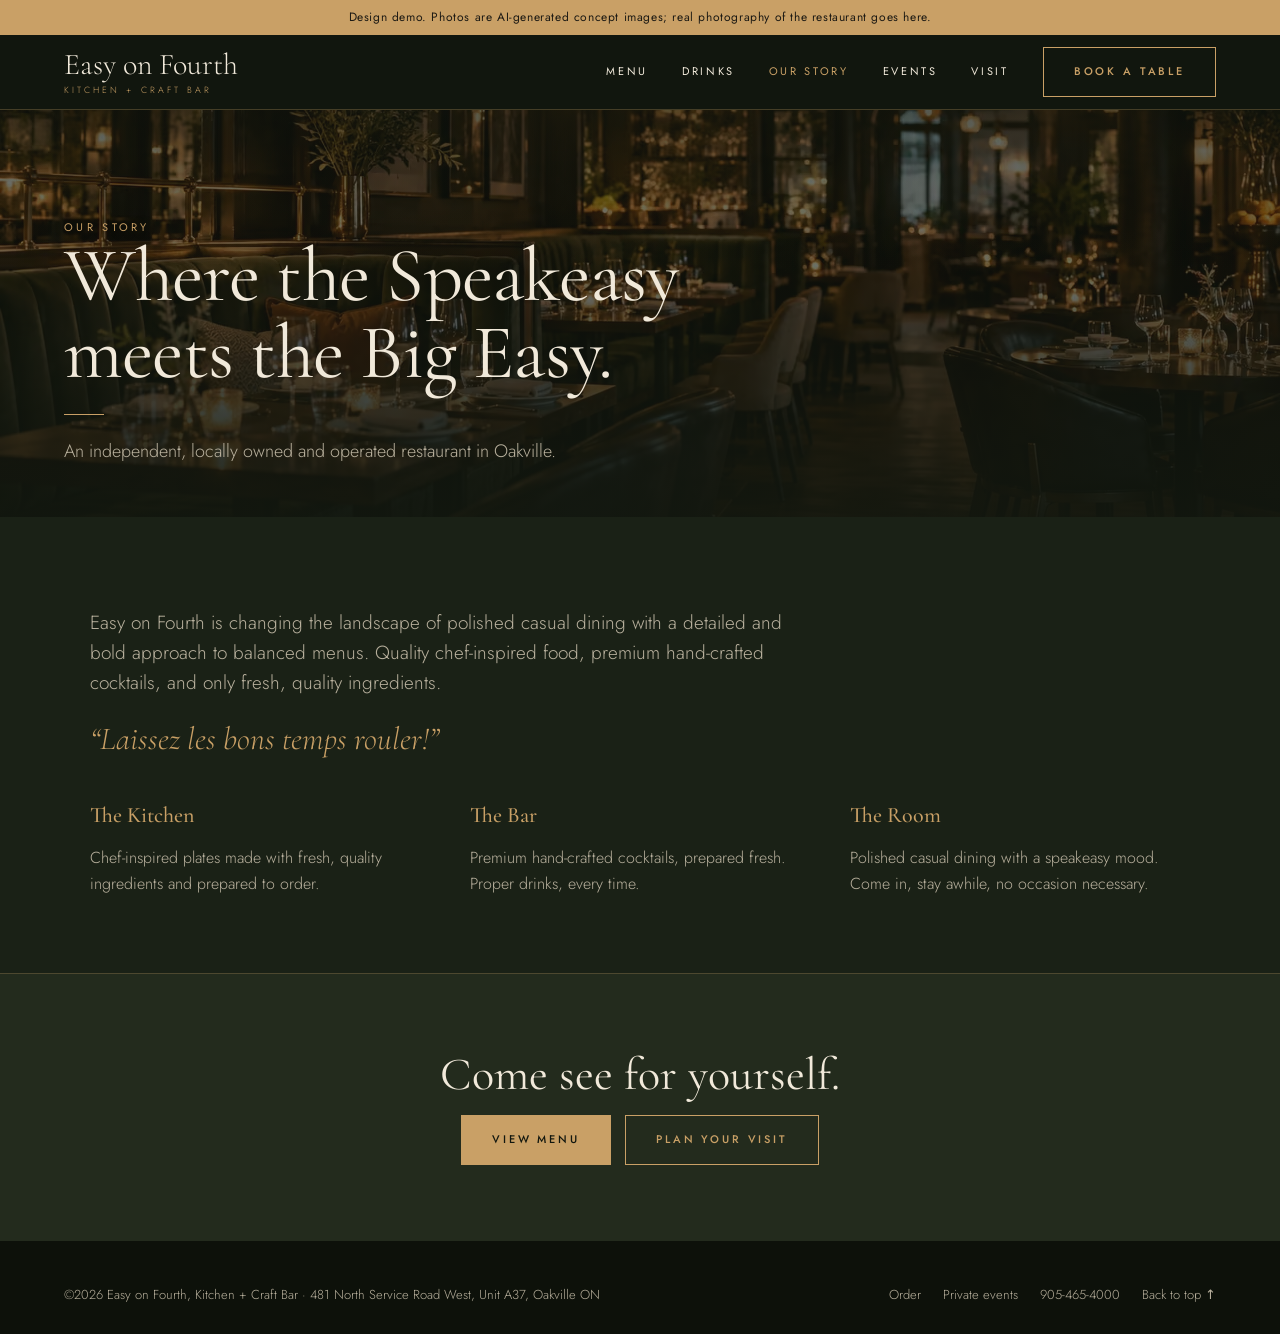
<file: public/story.html>
<!doctype html>
<html lang='en-CA'>
<head>
<meta charset='utf-8'>
<meta name='viewport' content='width=device-width, initial-scale=1'>
<title>Our Story | Easy on Fourth</title>
<meta name='description' content='Easy on Fourth is an independent, locally owned and operated restaurant in Oakville.'>
<link rel='icon' href='https://www.easyonfourth.ca/wp-content/uploads/2022/03/favicon.png'>
<link rel='preconnect' href='https://fonts.googleapis.com'>
<link rel='preconnect' href='https://fonts.gstatic.com' crossorigin>
<link href='https://fonts.googleapis.com/css2?family=Cormorant+Garamond:wght@400;500;600&family=Jost:wght@300;400;500&display=swap' rel='stylesheet'>
<link rel='stylesheet' href='styles.css'>
</head>
<body>
<div class='demo'>Design demo. Photos are AI-generated concept images; real photography of the restaurant goes here.</div>
<header>
 <div class='nav'>
  <a class='brand' href='index.html'>Easy on Fourth<small>KITCHEN + CRAFT BAR</small></a>
  <button class='burger' id='burger' aria-label='Menu'>☰</button>
  <nav class='links' id='links'>
   <a class='l' href='menu.html'>Menu</a><a class='l' href='drinks.html'>Drinks</a><a class='l' href='story.html' aria-current="page">Our Story</a><a class='l' href='events.html'>Events</a><a class='l' href='visit.html'>Visit</a>
   <a class='btn line' href='visit.html#reserve'>Book a table</a>
  </nav>
 </div>
</header>
<main id='top'>
<section class='phero'>
 <div class='ph'><picture><source type='image/avif' srcset='images/dining-640.avif 640w, images/dining-960.avif 960w, images/dining-1280.avif 1280w, images/dining-1672.avif 1672w' sizes='max(100vw, 600px)'><source type='image/webp' srcset='images/dining-640.webp 640w, images/dining-960.webp 960w, images/dining-1280.webp 1280w, images/dining-1672.webp 1672w' sizes='max(100vw, 600px)'><img src='images/dining-1672.webp' srcset='images/dining-640.webp 640w, images/dining-960.webp 960w, images/dining-1280.webp 1280w, images/dining-1672.webp 1672w' sizes='max(100vw, 600px)' width='1672' height='941' alt='The warmly lit dining room with green velvet banquettes' style='object-position:65% 50%' fetchpriority='high' decoding='async'></picture></div>
 <div class='txt'><span class='eb'>Our Story</span><h1>Where the Speakeasy<br>meets the Big Easy.</h1><div class='rule'></div><p>An independent, locally owned and operated restaurant in Oakville.</p></div>
</section>
<section class='sec alt'><div class='wrap'>
<p class='lead'>Easy on Fourth is changing the landscape of polished casual dining with a detailed and bold approach to balanced menus. Quality chef-inspired food, premium hand-crafted cocktails, and only fresh, quality ingredients.</p>
<p class='lead' style='font-family:var(--serif);font-style:italic;font-size:32px;color:var(--brass)'>“Laissez les bons temps rouler!”</p>
<div class='cols'>
<div><h3>The Kitchen</h3><p>Chef-inspired plates made with fresh, quality ingredients and prepared to order.</p></div>
<div><h3>The Bar</h3><p>Premium hand-crafted cocktails, prepared fresh. Proper drinks, every time.</p></div>
<div><h3>The Room</h3><p>Polished casual dining with a speakeasy mood. Come in, stay awhile, no occasion necessary.</p></div>
</div></div></section><section class='band'><h2>Come see for yourself.</h2><div class='ctas'><a class='btn fill' href='menu.html'>View menu</a><a class='btn line' href='visit.html'>Plan your visit</a></div></section></main><footer><div class='fr2'><span>©2026 Easy on Fourth, Kitchen + Craft Bar · 481 North Service Road West, Unit A37, Oakville ON</span><div class='fl'><a href='order.html'>Order</a><a href='private-events.html'>Private events</a><a href='tel:+19054654000'>905-465-4000</a><a href='#top'>Back to top ↑</a></div></div></footer>
<script src='site.js'></script>
</body>
</html>
</file>
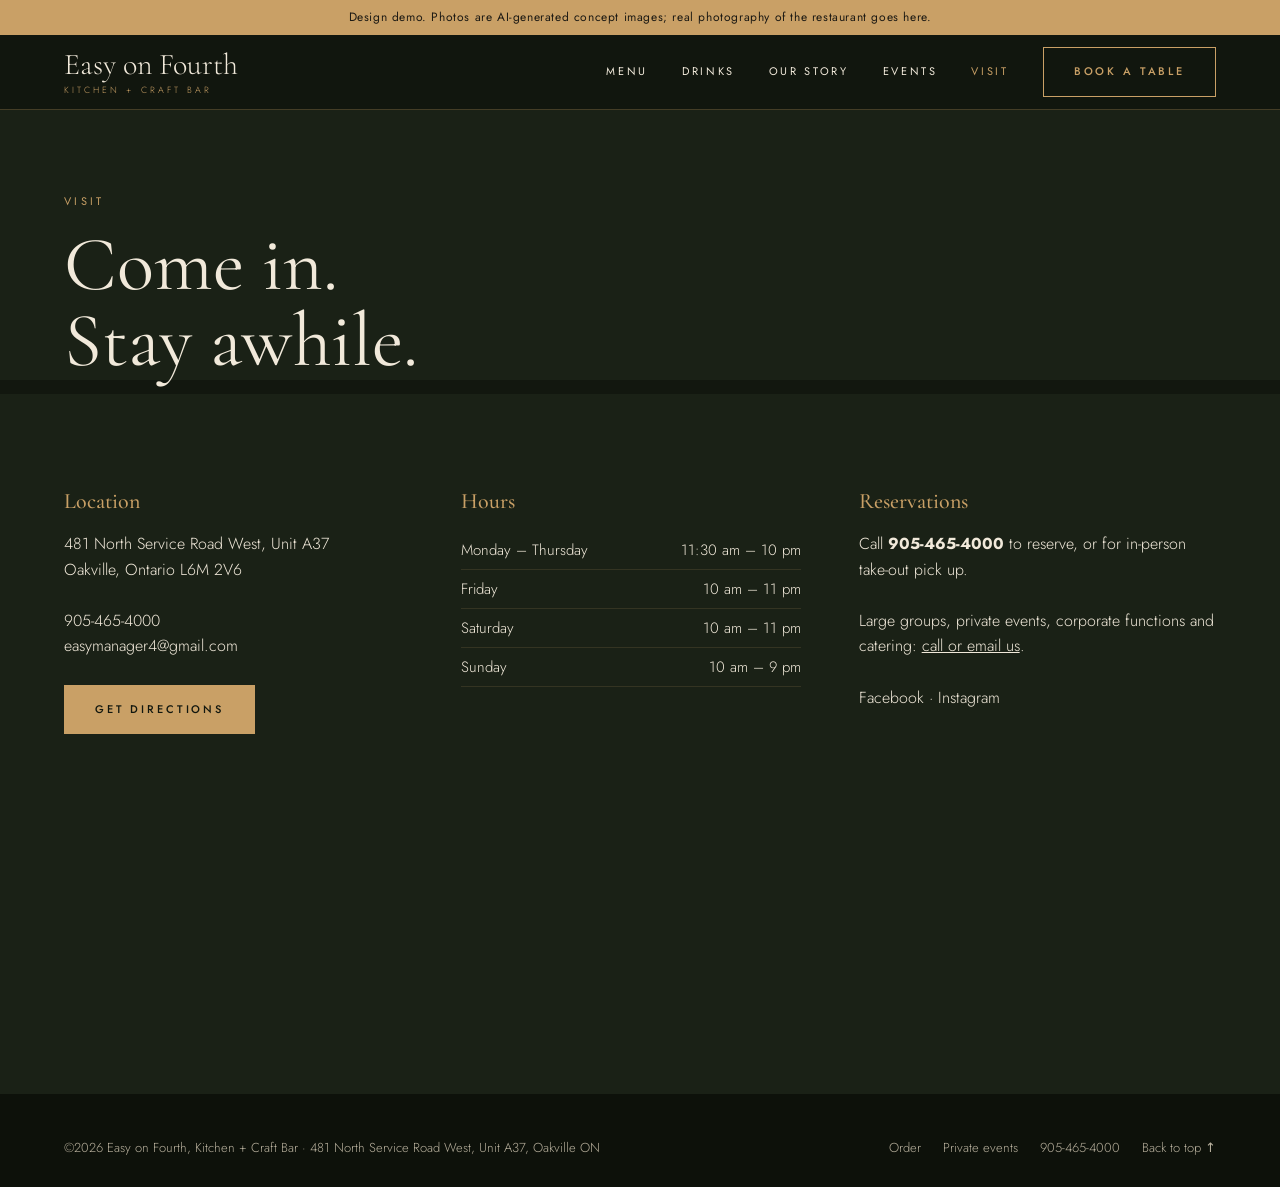
<file: public/visit.html>
<!doctype html>
<html lang='en-CA'>
<head>
<meta charset='utf-8'>
<meta name='viewport' content='width=device-width, initial-scale=1'>
<title>Visit & Reservations | Easy on Fourth</title>
<meta name='description' content='Hours, location and reservations for Easy on Fourth in Oakville.'>
<link rel='icon' href='https://www.easyonfourth.ca/wp-content/uploads/2022/03/favicon.png'>
<link rel='preconnect' href='https://fonts.googleapis.com'>
<link rel='preconnect' href='https://fonts.gstatic.com' crossorigin>
<link href='https://fonts.googleapis.com/css2?family=Cormorant+Garamond:wght@400;500;600&family=Jost:wght@300;400;500&display=swap' rel='stylesheet'>
<link rel='stylesheet' href='styles.css'>
</head>
<body>
<div class='demo'>Design demo. Photos are AI-generated concept images; real photography of the restaurant goes here.</div>
<header>
 <div class='nav'>
  <a class='brand' href='index.html'>Easy on Fourth<small>KITCHEN + CRAFT BAR</small></a>
  <button class='burger' id='burger' aria-label='Menu'>☰</button>
  <nav class='links' id='links'>
   <a class='l' href='menu.html'>Menu</a><a class='l' href='drinks.html'>Drinks</a><a class='l' href='story.html'>Our Story</a><a class='l' href='events.html'>Events</a><a class='l' href='visit.html' aria-current="page">Visit</a>
   <a class='btn line' href='visit.html#reserve'>Book a table</a>
  </nav>
 </div>
</header>
<main id='top'>
<section class='sec alt' style='padding-bottom:0'><div><span class='eb'>Visit</span><h1 style='font-family:var(--serif);font-weight:400;font-size:clamp(44px,6vw,84px);line-height:1;margin:14px 0'>Come in.<br>Stay awhile.</h1></div></section>
<section class='visit' id='visit' style='border-top:0;background:var(--olive2);padding-bottom:0'>
  <div><h3>Location</h3><p>481 North Service Road West, Unit A37<br>Oakville, Ontario L6M 2V6</p><br><p><a href='tel:+19054654000'>905-465-4000</a><br><a href='mailto:easymanager4@gmail.com'>easymanager4@gmail.com</a></p><br><div class='ctas'><a class='btn fill' target='_blank' rel='noopener' href='https://www.google.com/maps/dir/?api=1&destination=481+North+Service+Road+West+Unit+A37+Oakville+ON+L6M+2V6'>Get directions</a></div></div>
  <div><h3>Hours</h3><ul>
   <li><span>Monday – Thursday</span><span>11:30 am – 10 pm</span></li>
   <li><span>Friday</span><span>10 am – 11 pm</span></li>
   <li><span>Saturday</span><span>10 am – 11 pm</span></li>
   <li><span>Sunday</span><span>10 am – 9 pm</span></li>
  </ul></div>
  <div id='reserve'><h3>Reservations</h3><p>Call <a href='tel:+19054654000'><b>905-465-4000</b></a> to reserve, or for in-person take-out pick up.</p><br><p>Large groups, private events, corporate functions and catering: <a href='private-events.html' style='text-decoration:underline'>call or email us</a>.</p><br><p><a href='https://www.facebook.com/easyonfourth'>Facebook</a> · <a href='https://www.instagram.com/easy_on_fourth/'>Instagram</a></p></div>
  <div class='map'><iframe title='Map' loading='lazy' src='https://maps.google.com/maps?q=481%20North%20Service%20Road%20West%20Oakville%20ON&z=14&output=embed'></iframe></div>
</section></main><footer><div class='fr2'><span>©2026 Easy on Fourth, Kitchen + Craft Bar · 481 North Service Road West, Unit A37, Oakville ON</span><div class='fl'><a href='order.html'>Order</a><a href='private-events.html'>Private events</a><a href='tel:+19054654000'>905-465-4000</a><a href='#top'>Back to top ↑</a></div></div></footer>
<script src='site.js'></script>
</body>
</html>
</file>
<file: public/styles.css>
:root{--olive:#12170f;--olive2:#1a2116;--olive3:#232b1d;--cog:#a9622d;--brass:#c9a066;--cream:#f1e9da;--ink:#1d1a14;--muted:#b8b09d;--serif:'Cormorant Garamond',Georgia,serif;--sans:'Jost',system-ui,sans-serif;--g:clamp(20px,5vw,72px)}
*{box-sizing:border-box;margin:0;padding:0}
html{scroll-behavior:smooth}
body{background:var(--olive);color:var(--cream);font-family:var(--sans);font-weight:300;line-height:1.6;-webkit-font-smoothing:antialiased}
a{color:inherit;text-decoration:none}
.eb{font-size:11px;letter-spacing:.3em;text-transform:uppercase;font-weight:400;color:var(--brass)}
.rule{width:40px;height:1px;background:var(--brass);margin:22px 0}
.btn{display:inline-block;padding:15px 30px;font-size:11px;letter-spacing:.26em;text-transform:uppercase;font-weight:500;border:1px solid var(--brass);transition:.25s}
.btn.fill{background:var(--brass);color:var(--olive)}
.btn.fill:hover{background:#dbb57a}
.btn.line{color:var(--brass)}
.btn.line:hover{background:var(--brass);color:var(--olive)}
.btn.dark{color:var(--ink);border-color:var(--ink)}
.btn.dark:hover{background:var(--ink);color:var(--cream)}
h1,h2{font-family:var(--serif);font-weight:400;line-height:1}
h3{font-family:var(--serif);font-weight:500;font-size:22px;color:var(--brass);margin-bottom:12px}
.ctas{display:flex;flex-wrap:wrap;gap:14px}

header{position:sticky;top:0;z-index:50;background:rgba(18,23,15,.96);border-bottom:1px solid rgba(201,160,102,.28);backdrop-filter:blur(6px)}
.nav{display:flex;align-items:center;justify-content:space-between;gap:20px;padding:0 var(--g);height:74px}
.brand{font-family:var(--serif);font-size:30px;line-height:1;color:var(--cream)}
.brand small{display:block;font-family:var(--sans);font-size:9px;letter-spacing:.34em;color:var(--brass);margin-top:5px}
.links{display:flex;align-items:center;gap:34px}
.links a.l{font-size:11px;letter-spacing:.24em;text-transform:uppercase;font-weight:400}
.links a.l:hover{color:var(--brass)}
.burger{display:none;background:none;border:1px solid rgba(201,160,102,.4);color:var(--brass);width:44px;height:44px;font-size:18px;cursor:pointer}

.ph{position:relative;overflow:hidden;background:var(--olive3)}
.ph img{position:absolute;inset:0;width:100%;height:100%;object-fit:cover}
.hero .ph img{object-position:65% 50%}
.split .ph img{object-position:40% 50%}
.bar .ph img{object-position:50% 60%}
.hero{position:relative;display:flex;min-height:min(78vh,640px);background:var(--olive);overflow:hidden}
.hero .ph{position:absolute;inset:0 0 0 28%}
.hero::after{content:'';position:absolute;inset:0;z-index:1;background:linear-gradient(90deg,var(--olive) 0%,var(--olive) 30%,rgba(18,23,15,.78) 40%,rgba(18,23,15,.25) 55%,rgba(18,23,15,0) 70%),linear-gradient(0deg,rgba(18,23,15,.5),rgba(18,23,15,0) 30%);pointer-events:none}
.hero .l{position:relative;z-index:2;width:min(100%,640px);padding:clamp(48px,7vw,100px) var(--g);display:flex;flex-direction:column;justify-content:center}
.hero h1{font-size:clamp(54px,7.4vw,108px);letter-spacing:-.01em}
.hero p{font-family:var(--serif);font-size:clamp(22px,2.4vw,30px);font-style:italic;color:var(--muted);margin-bottom:30px;line-height:1.3}

.split{display:grid;grid-template-columns:1fr 1fr;min-height:520px}
.split .ph{min-height:420px}
.split .txt{padding:clamp(48px,7vw,100px) var(--g);display:flex;flex-direction:column;justify-content:center;align-items:flex-start}
.split h2,.story h2,.bar h2{font-size:clamp(38px,4.6vw,64px)}
.split p{max-width:460px;margin-bottom:30px;font-size:17px}
.cream{background:var(--cream);color:var(--ink)}
.cream .eb{color:var(--cog)}
.cream .rule{background:var(--cog)}
.bar{position:relative;min-height:560px;display:flex!important;align-items:center}
.bar .ph{position:absolute;inset:0}
.bar .ph::after{content:'';position:absolute;inset:0;background:linear-gradient(90deg,rgba(18,23,15,.92) 0%,rgba(18,23,15,.7) 40%,rgba(18,23,15,.1) 75%)}
.bar .txt{position:relative;z-index:2;padding:clamp(48px,7vw,100px) var(--g);max-width:640px}
.bar .txt p{max-width:440px;margin-bottom:30px;font-size:17px}

.story{padding:clamp(70px,9vw,130px) var(--g);text-align:center;background:var(--olive2);display:flex;flex-direction:column;align-items:center}
.story h2{margin:18px 0 8px}
.story p{max-width:680px;margin-top:18px;font-size:18px;color:var(--muted)}
.story p.fr{font-family:var(--serif);font-style:italic;font-size:30px;color:var(--brass)}

.strip{display:grid;grid-template-columns:repeat(3,1fr);border-top:1px solid rgba(201,160,102,.25)}
.strip a{padding:34px var(--g);border-right:1px solid rgba(201,160,102,.25);display:flex;justify-content:space-between;align-items:center;gap:16px;font-family:var(--serif);font-size:28px;transition:background .25s}
.strip a:last-child{border-right:0}
.strip a:hover{background:var(--olive3)}
.strip span{color:var(--brass);font-family:var(--sans);font-size:11px;letter-spacing:.24em;text-transform:uppercase;white-space:nowrap}

.visit{display:grid;grid-template-columns:repeat(3,1fr);gap:40px;padding:clamp(56px,7vw,100px) var(--g) 0;border-top:1px solid rgba(201,160,102,.25)}
.visit ul{list-style:none}
.visit li{display:flex;justify-content:space-between;gap:16px;max-width:340px;padding:7px 0;border-bottom:1px solid rgba(201,160,102,.15);font-size:15px}
.visit a:hover{color:var(--brass)}
.map{height:300px;grid-column:1/-1;margin:20px calc(var(--g)*-1) 0;filter:grayscale(.6) sepia(.4) brightness(.8)}
.map iframe{width:100%;height:100%;border:0}

footer{background:#0d110a;padding:44px var(--g) 28px;font-size:13px;color:var(--muted)}
.fr2{display:flex;justify-content:space-between;flex-wrap:wrap;gap:16px}
footer a:hover{color:var(--brass)}
.demo{background:var(--brass);color:#1d1a14;text-align:center;font-size:12px;letter-spacing:.05em;padding:8px var(--g);font-weight:400}

@media(max-width:860px){
 .hero .ph img,.bar .ph img{object-position:50% 50%}
 .split .ph img{object-position:35% 50%}
 .links{position:fixed;top:74px;left:0;right:0;bottom:0;background:var(--olive);flex-direction:column;justify-content:flex-start;padding-top:40px;gap:26px;display:none}
 .links.open{display:flex}.links a.l{font-size:14px}
 .burger{display:block}
 .hero,.split,.visit,.strip{grid-template-columns:1fr}
 .hero{flex-direction:column}.hero::after{display:none}
 .hero .ph{position:relative;inset:auto;min-height:300px;order:-1}
 .hero .l{width:100%}
 .split .ph{min-height:300px;order:-1}
 .strip a{border-right:0;border-bottom:1px solid rgba(201,160,102,.25)}
 .bar .txt{background:rgba(18,23,15,.82);max-width:none}
 .map{margin-left:calc(var(--g)*-1)}
 .brand{font-size:24px}
}
/* subpages */
.links a.l[aria-current=page]{color:var(--brass)}
.phero{position:relative;min-height:340px;display:flex;align-items:flex-end;overflow:hidden;background:var(--olive)}
.phero .ph{position:absolute;inset:0}
.phero .ph::after{content:'';position:absolute;inset:0;background:linear-gradient(0deg,rgba(18,23,15,.95) 0%,rgba(18,23,15,.72) 45%,rgba(18,23,15,.35) 100%)}
.phero .eb{text-shadow:0 1px 8px rgba(0,0,0,.85)}
.phero .ph::before{content:'';position:absolute;inset:0;z-index:1;background:linear-gradient(180deg,rgba(18,23,15,.55) 0%,rgba(18,23,15,0) 40%)}
.phero .txt{position:relative;z-index:2;padding:clamp(56px,8vw,110px) var(--g) clamp(32px,4vw,56px);max-width:900px}
.phero h1{font-size:clamp(44px,6vw,84px);letter-spacing:-.01em}
.phero p{max-width:560px;font-size:18px;color:var(--muted);margin-top:4px}
.sec{padding:clamp(48px,6vw,88px) var(--g)}
.sec.alt{background:var(--olive2)}
.sec.cr{background:var(--cream);color:var(--ink)}
.sec.cr h3{color:var(--cog)}
.sec h2{font-size:clamp(32px,3.6vw,52px);margin-bottom:6px}
.wrap{max-width:1100px;margin:0 auto}
.note{border:1px solid rgba(201,160,102,.45);background:rgba(201,160,102,.08);padding:14px 18px;font-size:14px;margin-bottom:36px;color:var(--cream)}
.cr .note{color:var(--ink);background:rgba(169,98,45,.08);border-color:rgba(169,98,45,.5)}
.menu{display:grid;grid-template-columns:1fr 1fr;gap:12px 64px}
.menu .item{padding:16px 0;border-bottom:1px solid rgba(201,160,102,.2)}
.cr .menu .item{border-color:rgba(29,26,20,.18)}
.item b{font-family:var(--serif);font-weight:500;font-size:23px;display:block;line-height:1.2}
.item span{font-size:15px;color:var(--muted)}
.cr .item span{color:#5a5445}
.cat{font-family:var(--serif);font-size:34px;color:var(--brass);margin:44px 0 6px}
.cr .cat{color:var(--cog)}
.cat:first-of-type{margin-top:0}
.cols{display:grid;grid-template-columns:repeat(3,1fr);gap:40px;margin-top:34px}
.cols p{font-size:16px;color:var(--muted)}
.cr .cols p{color:#4a4538}
.cards{display:grid;grid-template-columns:repeat(3,1fr);gap:24px;margin-top:30px}
.card{border:1px solid rgba(201,160,102,.3);padding:26px}
.card .eb{display:block;margin-bottom:10px}
.card h3{font-size:26px;margin-bottom:8px}
.card p{font-size:15px;color:var(--muted)}
.lead{font-size:19px;max-width:720px;color:var(--muted);margin-top:14px}
.cr .lead{color:#4a4538}
.band{padding:clamp(48px,6vw,80px) var(--g);text-align:center;background:var(--olive3);border-top:1px solid rgba(201,160,102,.25)}
.band h2{font-size:clamp(32px,3.6vw,50px);margin-bottom:18px}
.band .ctas{justify-content:center}
.list{list-style:none;max-width:560px;margin-top:20px}
.list li{padding:10px 0 10px 22px;position:relative;border-bottom:1px solid rgba(201,160,102,.15);font-size:16px}
.list li::before{content:'';position:absolute;left:0;top:21px;width:10px;height:1px;background:var(--brass)}
footer .fl{display:flex;gap:22px;flex-wrap:wrap}
@media(max-width:860px){
 .menu,.cols,.cards{grid-template-columns:1fr}
 .menu{gap:0}
 .phero{min-height:300px}
}
</file>
